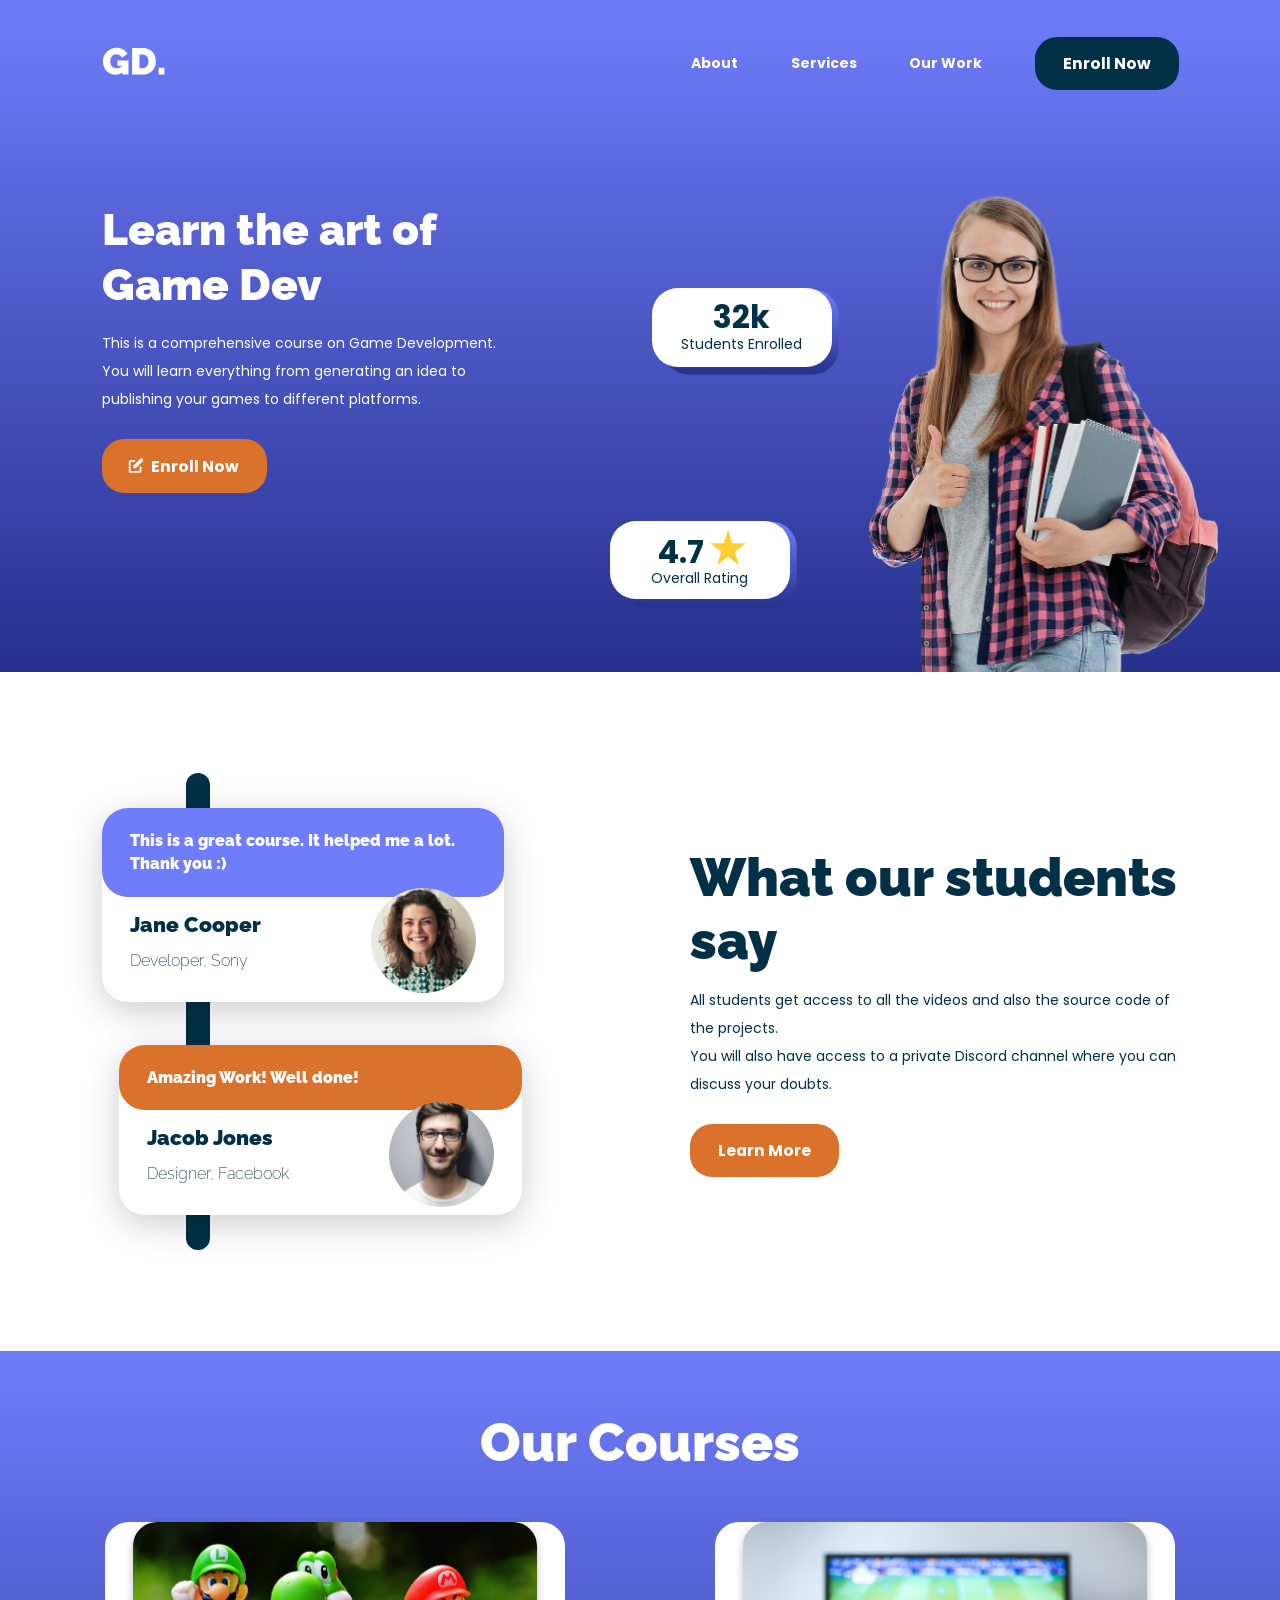
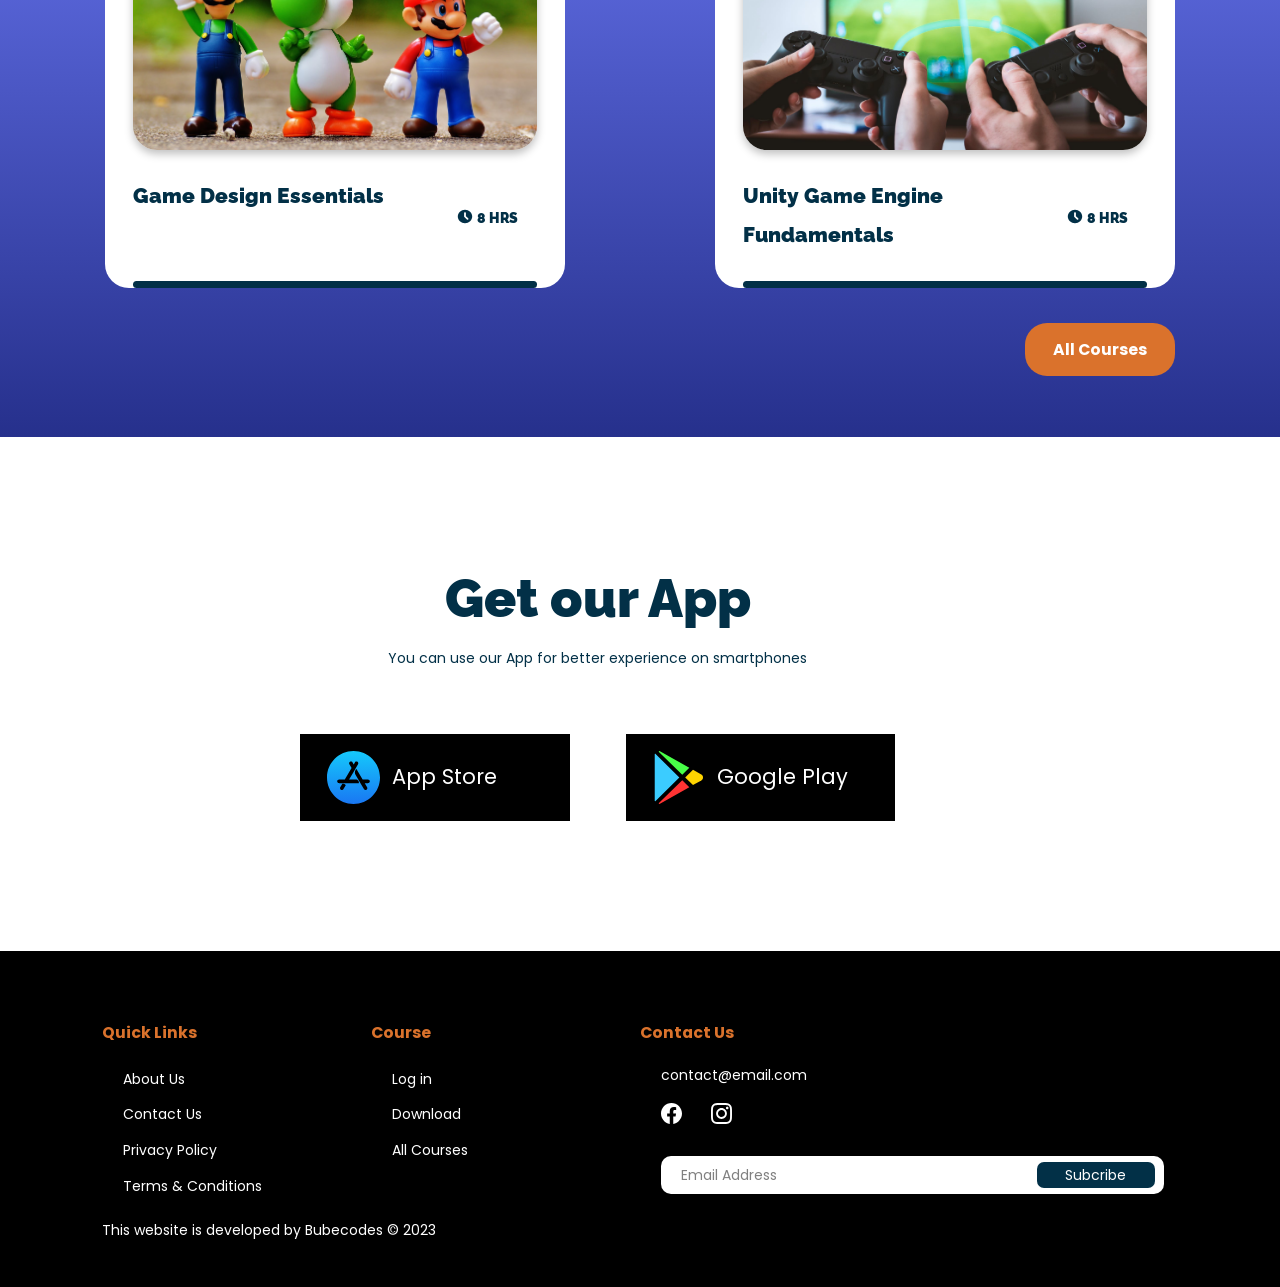
<file: index.html>
<!DOCTYPE html>
<html lang="en">
  <head>
    <meta charset="UTF-8" />
    <meta name="viewport" content="width=device-width, initial-scale=1.0" />
    <title>Game Dev</title>

    <link rel="stylesheet" href="../styles/styles.css">
    <link rel="stylesheet" href="../styles/reset.css">
  </head>
  <body>
    <header>
      <nav class="inner-container">
        <div id="logo">
          <img src="../assets/Logo (1).svg" alt="" class="logo-img" />
        </div>
        <div id="nav-bar">
          <img src="../assets/XOutline.svg" alt="" class="close-icon mobile"  />
          <ul class="nav-items">
            <li><a href="./" class="nav-link">About</a></li>
            <li><a href="./" class="nav-link">Services</a></li>
            <li><a href="./" class="nav-link">Our Work</a></li>
            <li><a href="./"><button>Enroll Now</button></a></li>
          </ul>
        </div>
        <img src="../assets/MenuAlt4Outline.svg" alt="" class="open-icon mobile" id="open-nav">
      </nav>
      <section id="hero-section" class="inner-container">
        <div class="hero-intro">
          <h1 class="hero-heading">Learn the art of Game Dev</h1>
          <p class="hero-subheading">
            This is a comprehensive course on Game Development. You will learn
            everything from generating an idea to publishing your games to
            different platforms.
          </p>
          <button class="button">
            <img src="../assets/PencilAlt.svg" alt="" class="btn-icon" />
            <span class="btn-text">Enroll Now</span>
          </button>
        </div>
        <div class="hero-img-section">
            <div class="student-enrolled">
                <span class="achievement">32k</span>
                <span class="enrolled">Students Enrolled</span>
            </div>
            <div class="rating">
                <span class="achievement">4.7<img src="../assets/emojione_star.svg" alt="" class="star-icon"></span>
                <span class="overall">Overall Rating</span>
            </div>
            <img src="../assets/person-hero.png" alt="" class="hero-img">
        </div>
      </section>
    </header>
    <main>
        <div class="inner-container">
            <section id="testimonial">
                <div class="testimonial-card">
                    <div class="line"></div>
                    <div class="card card-1">
                        <div class="testimonial">This is a great course. It helped me a lot. Thank you :)</div>
                        <div class="card-profile">
                            <div class="profile">
                                <span class="name">Jane Cooper</span>
                                <span class="occupation">Developer, Sony</span>
                            </div>
                            <div class="card-img"><img src="../assets/person-1.jpeg" alt="" class="person-photo"></div>
                        </div>
                    </div>
                    <div class="card card-2">
                        <div class="testimonial orange">Amazing Work! Well done!</div>
                        <div class="card-profile">
                            <div class="profile">
                                <span class="name">Jacob Jones</span>
                                <span class="occupation">Designer, Facebook</span>
                            </div>
                            <div class="card-img"><img src="../assets/person-2.jpeg" alt="" class="person-photo"></div>
                        </div>
                    </div>
                </div>
                <div class="testimonial-intro">
                    <h2 class="testimonial-heading">What our students say</h2>
                    <p>All students get access to all the videos and also the source code of the projects. <br>
                        You will also have access to a private Discord channel where you can discuss your doubts.
                    </p>
                    <button class="button orange">Learn More</button>
                </div>
            </section>
        </div>

        <div class="course-background">
            <div class="inner-container">
                <section id="our-courses" >
                    <h2>Our Courses</h2>
                    <div class="courses">
                        <div class="course-card">
                            <div class="img">
                                <img src="../assets/mario.jpeg" alt="">
                            </div>
                            <div class="game-title">
                                <span class="title">Game Design Essentials
                                </span>
                                <span class="hours"><img src="../assets/Clock.svg" alt=""> 8 HRS</span>
                            </div>
                            <div class="underline"></div>
                        </div>
                        <div class="course-card">
                            <div class="img">
                                <img src="../assets/pad-gaming.jpeg" alt="">
                            </div>
                            <div class="game-title">
                                <span class="title">Unity Game Engine Fundamentals</span>
                                <span class="hours"><img src="../assets/Clock.svg" alt=""> 8 HRS</span>
                            </div>
                            <div class="underline"></div>
                        </div>
                    </div>
                    <button class="button orange">All Courses</button>
                </section>
            </div>
        </div>

        <div class="inner-container">
            <section id="get-app">
                <h2>Get our App</h2>
                <p>You can use our App for better experience on smartphones</p>
                <div class="app-stores">
                    <div class="store">
                        <img src="../assets/Vector (1).svg" alt="" class="store-logo">
                        <span class="store-name">App Store</span>
                    </div>
                    <div class="store">
                        <img src="../assets/Group 8.svg" alt="" class="store-logo">
                        <span class="store-name">Google Play</span>
                    </div>
                </div>
            </section>
        </div>
    </main>
    <footer>
        <div class="inner-container">
            <div class="footer-links">
                <div class="quick-links">
                    <h3 class="footer-heading">Quick Links</h3>
                    <ul class="footer-ul">
                        <li><a href="./" class="footer-li">About Us</a></li>
                        <li><a href="./" class="footer-li">Contact Us</a></li>
                        <li><a href="./" class="footer-li">Privacy Policy</a></li>
                        <li><a href="./" class="footer-li">Terms & Conditions</a></li>
                    </ul>
                </div>
                <div class="course">
                    <h3 class="footer-heading">Course</h3>
                    <ul class="footer-ul">
                        <li><a href="./" class="footer-li">Log in</a></li>
                        <li><a href="./" class="footer-li">Download</a></li>
                        <li><a href="./" class="footer-li">All Courses</a></li>
                    </ul>
                </div>
                <div class="contact-us">
                    <h3 class="footer-heading">Contact Us</h3>
                    <div class="footer-ul">
                        <span><a href="./" class="footer-li">contact@email.com</a></span>
                        <div class="social-wrapper">
                            <img src="../assets/facebook-icon.svg" alt="" class="social">
                            <img src="../assets/instagram-icon.svg" alt="" class="social">
                        </div>
                        <div class="email-area">
                            <input type="email" placeholder="Email Address" id="email">
                            <small></small>
                            <button class="subcribe">Subcribe</button>
                        </div>
                    </div>
                </div>
            </div>
            <span class="small">This website is developed by Bubecodes © 2023</span>
        </div>
    </footer>
  </body>
  <script src="../script/index.js"></script>
</html>
</file>
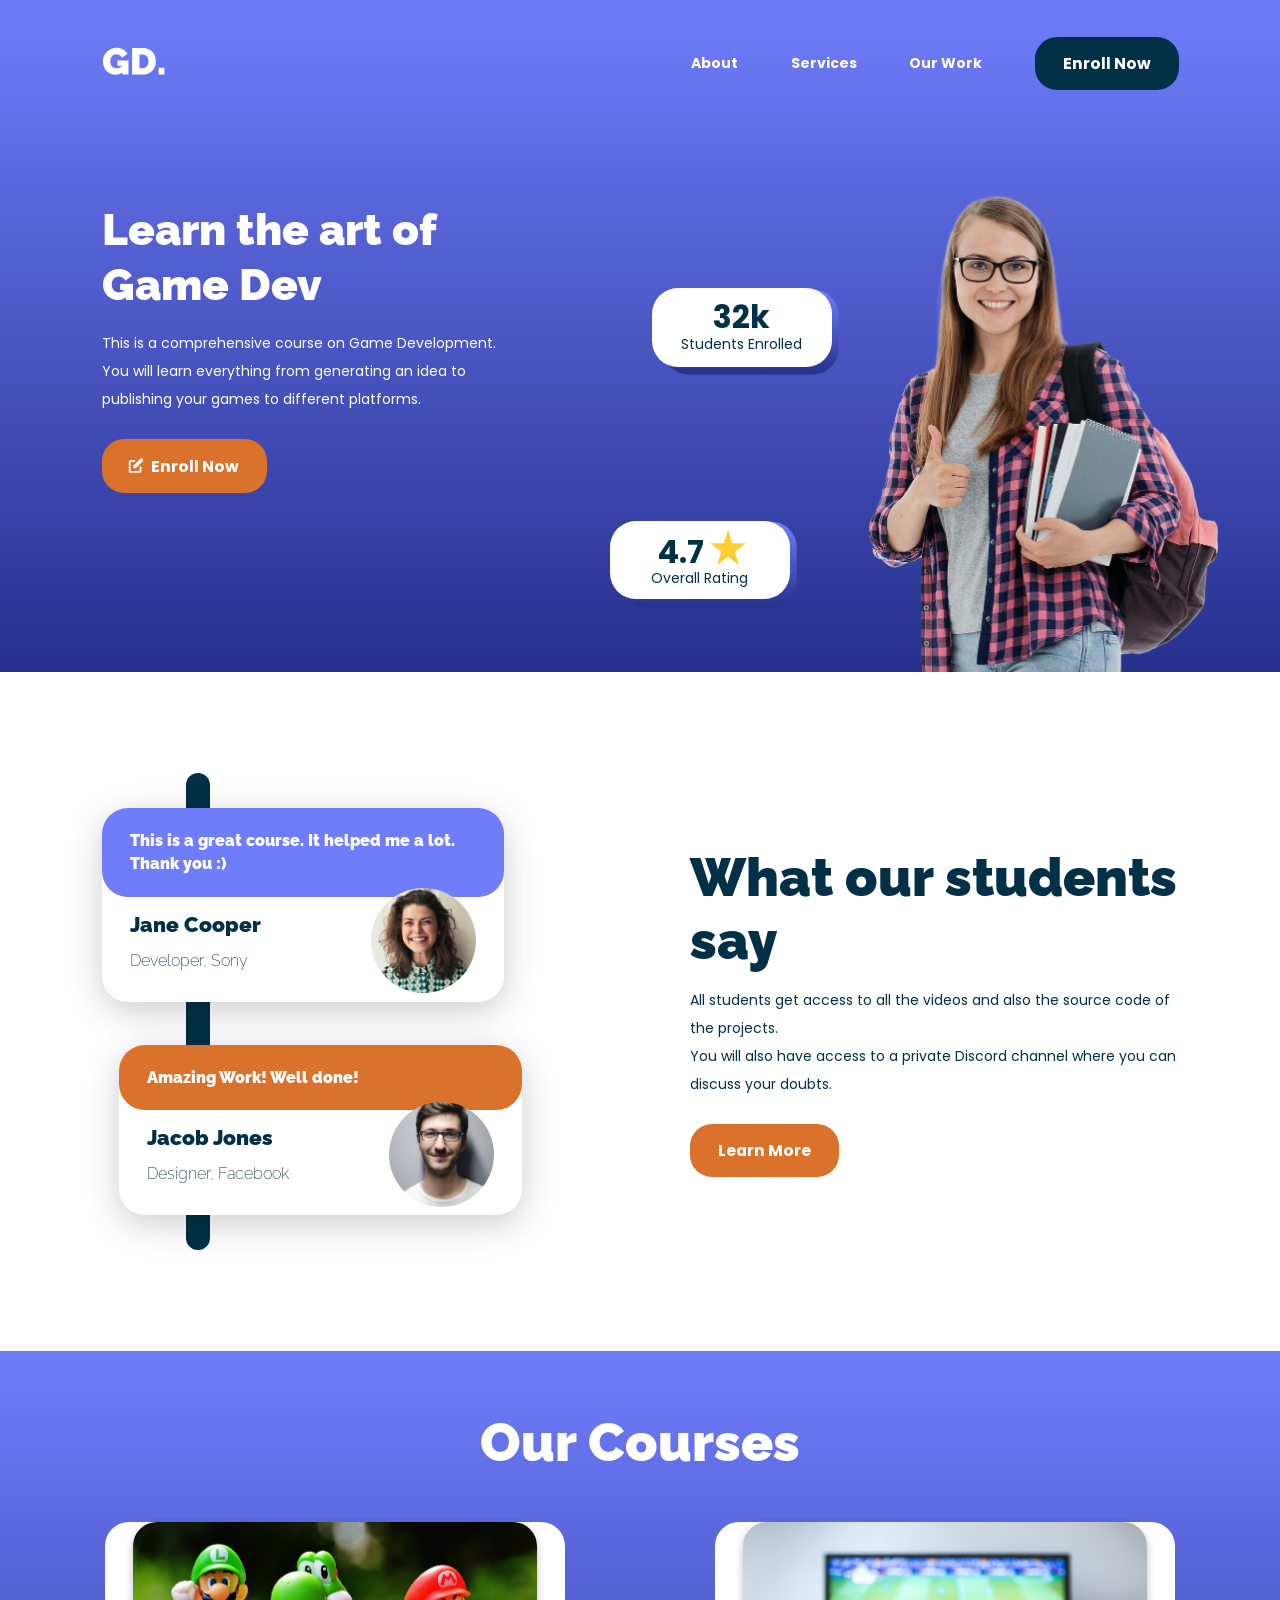
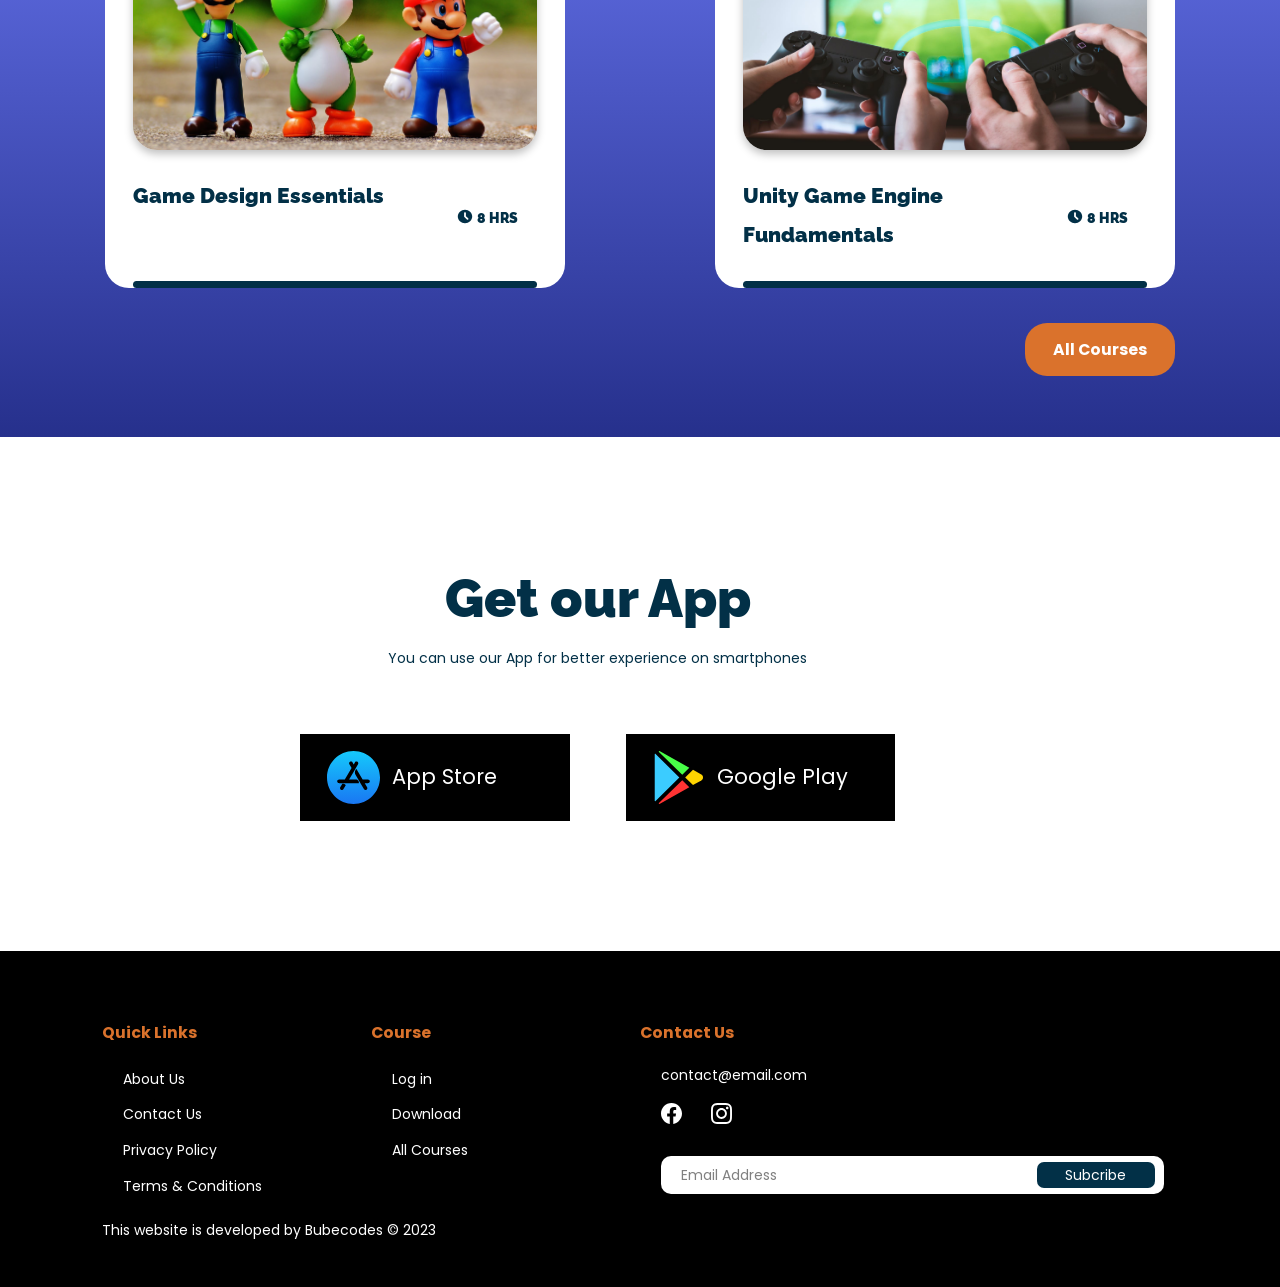
<file: html/index.html>
<!DOCTYPE html>
<html lang="en">
  <head>
    <meta charset="UTF-8" />
    <meta name="viewport" content="width=device-width, initial-scale=1.0" />
    <title>Game Dev</title>

    <link rel="stylesheet" href="../styles/styles.css">
    <link rel="stylesheet" href="../styles/reset.css">
  </head>
  <body>
    <header>
      <nav class="inner-container">
        <div id="logo">
          <img src="../assets/Logo (1).svg" alt="" class="logo-img" />
        </div>
        <div id="nav-bar">
          <img src="../assets/XOutline.svg" alt="" class="close-icon mobile"  />
          <ul class="nav-items">
            <li><a href="./" class="nav-link">About</a></li>
            <li><a href="./" class="nav-link">Services</a></li>
            <li><a href="./" class="nav-link">Our Work</a></li>
            <li><a href="./"><button>Enroll Now</button></a></li>
          </ul>
        </div>
        <img src="../assets/MenuAlt4Outline.svg" alt="" class="open-icon mobile" id="open-nav">
      </nav>
      <section id="hero-section" class="inner-container">
        <div class="hero-intro">
          <h1 class="hero-heading">Learn the art of Game Dev</h1>
          <p class="hero-subheading">
            This is a comprehensive course on Game Development. You will learn
            everything from generating an idea to publishing your games to
            different platforms.
          </p>
          <button class="button">
            <img src="../assets/PencilAlt.svg" alt="" class="btn-icon" />
            <span class="btn-text">Enroll Now</span>
          </button>
        </div>
        <div class="hero-img-section">
            <div class="student-enrolled">
                <span class="achievement">32k</span>
                <span class="enrolled">Students Enrolled</span>
            </div>
            <div class="rating">
                <span class="achievement">4.7<img src="../assets/emojione_star.svg" alt="" class="star-icon"></span>
                <span class="overall">Overall Rating</span>
            </div>
            <img src="../assets/person-hero.png" alt="" class="hero-img">
        </div>
      </section>
    </header>
    <main>
        <div class="inner-container">
            <section id="testimonial">
                <div class="testimonial-card">
                    <div class="line"></div>
                    <div class="card card-1">
                        <div class="testimonial">This is a great course. It helped me a lot. Thank you :)</div>
                        <div class="card-profile">
                            <div class="profile">
                                <span class="name">Jane Cooper</span>
                                <span class="occupation">Developer, Sony</span>
                            </div>
                            <div class="card-img"><img src="../assets/person-1.jpeg" alt="" class="person-photo"></div>
                        </div>
                    </div>
                    <div class="card card-2">
                        <div class="testimonial orange">Amazing Work! Well done!</div>
                        <div class="card-profile">
                            <div class="profile">
                                <span class="name">Jacob Jones</span>
                                <span class="occupation">Designer, Facebook</span>
                            </div>
                            <div class="card-img"><img src="../assets/person-2.jpeg" alt="" class="person-photo"></div>
                        </div>
                    </div>
                </div>
                <div class="testimonial-intro">
                    <h2 class="testimonial-heading">What our students say</h2>
                    <p>All students get access to all the videos and also the source code of the projects. <br>
                        You will also have access to a private Discord channel where you can discuss your doubts.
                    </p>
                    <button class="button orange">Learn More</button>
                </div>
            </section>
        </div>

        <div class="course-background">
            <div class="inner-container">
                <section id="our-courses" >
                    <h2>Our Courses</h2>
                    <div class="courses">
                        <div class="course-card">
                            <div class="img">
                                <img src="../assets/mario.jpeg" alt="">
                            </div>
                            <div class="game-title">
                                <span class="title">Game Design Essentials
                                </span>
                                <span class="hours"><img src="../assets/Clock.svg" alt=""> 8 HRS</span>
                            </div>
                            <div class="underline"></div>
                        </div>
                        <div class="course-card">
                            <div class="img">
                                <img src="../assets/pad-gaming.jpeg" alt="">
                            </div>
                            <div class="game-title">
                                <span class="title">Unity Game Engine Fundamentals</span>
                                <span class="hours"><img src="../assets/Clock.svg" alt=""> 8 HRS</span>
                            </div>
                            <div class="underline"></div>
                        </div>
                    </div>
                    <button class="button orange">All Courses</button>
                </section>
            </div>
        </div>

        <div class="inner-container">
            <section id="get-app">
                <h2>Get our App</h2>
                <p>You can use our App for better experience on smartphones</p>
                <div class="app-stores">
                    <div class="store">
                        <img src="../assets/Vector (1).svg" alt="" class="store-logo">
                        <span class="store-name">App Store</span>
                    </div>
                    <div class="store">
                        <img src="../assets/Group 8.svg" alt="" class="store-logo">
                        <span class="store-name">Google Play</span>
                    </div>
                </div>
            </section>
        </div>
    </main>
    <footer>
        <div class="inner-container">
            <div class="footer-links">
                <div class="quick-links">
                    <h3 class="footer-heading">Quick Links</h3>
                    <ul class="footer-ul">
                        <li><a href="./" class="footer-li">About Us</a></li>
                        <li><a href="./" class="footer-li">Contact Us</a></li>
                        <li><a href="./" class="footer-li">Privacy Policy</a></li>
                        <li><a href="./" class="footer-li">Terms & Conditions</a></li>
                    </ul>
                </div>
                <div class="course">
                    <h3 class="footer-heading">Course</h3>
                    <ul class="footer-ul">
                        <li><a href="./" class="footer-li">Log in</a></li>
                        <li><a href="./" class="footer-li">Download</a></li>
                        <li><a href="./" class="footer-li">All Courses</a></li>
                    </ul>
                </div>
                <div class="contact-us">
                    <h3 class="footer-heading">Contact Us</h3>
                    <div class="footer-ul">
                        <span><a href="./" class="footer-li">contact@email.com</a></span>
                        <div class="social-wrapper">
                            <img src="../assets/facebook-icon.svg" alt="" class="social">
                            <img src="../assets/instagram-icon.svg" alt="" class="social">
                        </div>
                        <div class="email-area">
                            <input type="email" placeholder="Email Address">
                            <button>Subcribe</button>
                        </div>
                    </div>
                </div>
            </div>
            <span class="small">This website is developed by Bubecodes © 2023</span>
        </div>
    </footer>
  </body>
  <script src="../script/index.js"></script>
</html>
</file>
<file: styles/styles.css>
@import url("https://fonts.googleapis.com/css2?family=Poppins:wght@200;300;400;500;600;700&family=Raleway:wght@400;700;800;900&display=swap");
.inner-container {
  max-width: 1280px;
  margin: 0 auto;
}

.mobile {
  display: none;
}

header {
  background: linear-gradient(180deg, #6f7dfb 0%, #26308c 100%);
  height: 48rem;
  overflow: hidden;
}

nav {
  display: flex;
  justify-content: space-between;
  align-items: center;
  padding: 2.62rem 7.25rem;
}
nav #logo img {
  width: 4.5rem;
  height: 2.95rem;
}
nav .nav-items {
  display: flex;
  align-items: center;
}
nav .nav-items li + li {
  margin-left: 3.75rem;
}
nav .nav-items a {
  color: #ffffff;
  font-size: 1rem;
  font-family: "Poppins", sans-serif;
  font-weight: 700;
}
nav .nav-items a:hover {
  color: #023047;
}
nav .nav-items button {
  border: none;
  font-size: 1.125em;
  font-family: "Poppins", sans-serif;
  border-radius: 22px;
  color: #ffffff;
  cursor: pointer;
  padding: 1rem 2rem;
  font-weight: 700;
  background-color: #023047;
}
nav .nav-items button:hover {
  opacity: 0.7;
}
nav .nav-items button:active {
  opacity: 1;
}

#hero-section {
  display: flex;
  align-items: center;
  justify-content: space-between;
  align-items: flex-start;
  margin-top: 4rem;
  padding: 0rem 7.25rem;
}
#hero-section .hero-intro {
  width: 28.5rem;
  position: relative;
  top: 1.5rem;
}
#hero-section .hero-intro h1 {
  color: #ffffff;
  font-family: "Raleway", sans-serif;
  font-size: 3.125rem;
  font-weight: 900;
  line-height: 3.90625rem;
}
#hero-section .hero-intro p {
  color: #ffffff;
  font-family: "Poppins", sans-serif;
  font-size: 1rem;
  font-weight: 400;
  line-height: 2rem;
  margin-top: 1.13rem;
  margin-bottom: 1.88rem;
}
#hero-section .hero-intro button {
  border: none;
  font-size: 1.125em;
  font-family: "Poppins", sans-serif;
  border-radius: 22px;
  color: #ffffff;
  cursor: pointer;
  padding: 1rem 2rem;
  font-weight: 700;
  background-color: #da722c;
}
#hero-section .hero-intro button:hover {
  opacity: 0.7;
}
#hero-section .hero-intro button:active {
  opacity: 1;
}
#hero-section .hero-intro button > img {
  position: relative;
  top: 0.219rem;
  right: 0.188rem;
}
#hero-section .hero-img-section {
  position: relative;
  z-index: 1;
}
#hero-section .hero-img-section > img {
  width: 26.875rem;
  height: 43rem;
  position: relative;
  right: -4rem;
  z-index: -2;
}
#hero-section .hero-img-section .student-enrolled {
  position: absolute;
  width: 12.875rem;
  height: 5.625rem;
  display: flex;
  flex-direction: column;
  align-items: center;
  justify-content: center;
  border-radius: 26px;
  font-family: "Poppins", sans-serif;
  color: #023047;
  font-size: 1rem;
  background-color: #ffffff;
  top: 7.56rem;
  left: -10.75rem;
}
#hero-section .hero-img-section .student-enrolled::before {
  content: "";
  position: absolute;
  border-radius: 26px;
  top: -0.25rem;
  right: 0.125rem;
  bottom: -0.25rem;
  left: 0.125rem;
  transform: translate(0.625rem, 0.313rem);
  z-index: -1;
  background: linear-gradient(180deg, #6f7dfb 0%, #26308c 100%);
}
#hero-section .hero-img-section .student-enrolled span {
  color: #023047;
  font-family: "Poppins", sans-serif;
}
#hero-section .hero-img-section .student-enrolled > span:nth-child(odd) {
  font-size: 2.25rem;
  font-weight: 700;
}
#hero-section .hero-img-section .student-enrolled > span:nth-child(even) {
  position: relative;
  font-size: 1rem;
  font-weight: 400;
  top: -7px;
}
#hero-section .hero-img-section .rating {
  position: absolute;
  width: 12.875rem;
  height: 5.625rem;
  display: flex;
  flex-direction: column;
  align-items: center;
  justify-content: center;
  border-radius: 26px;
  font-family: "Poppins", sans-serif;
  color: #023047;
  font-size: 1rem;
  background-color: #ffffff;
  bottom: 13.5rem;
  left: -13.75rem;
}
#hero-section .hero-img-section .rating::before {
  content: "";
  position: absolute;
  border-radius: 26px;
  top: -0.25rem;
  right: 0.125rem;
  bottom: -0.25rem;
  left: 0.125rem;
  transform: translate(0.625rem, 0.313rem);
  z-index: -1;
  background: linear-gradient(180deg, #6f7dfb 0%, #26308c 100%);
}
#hero-section .hero-img-section .rating span {
  color: #023047;
  font-family: "Poppins", sans-serif;
}
#hero-section .hero-img-section .rating > span:nth-child(odd) {
  font-size: 2.25rem;
  font-weight: 700;
}
#hero-section .hero-img-section .rating > span:nth-child(even) {
  position: relative;
  font-size: 1rem;
  font-weight: 400;
  top: -7px;
}
#hero-section .hero-img-section .rating .star-icon {
  position: relative;
  top: 0.313rem;
  left: 0.313rem;
  width: 2.75rem;
  height: 2.75rem;
}

#testimonial {
  display: flex;
  align-items: center;
  justify-content: space-between;
  margin: 7.25rem;
  height: 34rem;
}
#testimonial .testimonial-card {
  position: relative;
}
#testimonial .testimonial-card .line {
  position: relative;
  left: 6rem;
  width: 1.75rem;
  height: 34.125rem;
  border-radius: 1.5rem;
  background: #023047;
}
#testimonial .testimonial-card .card {
  position: absolute;
  width: 28.75rem;
  display: flex;
  flex-direction: column;
  border-radius: 26px;
  font-family: "Poppins", sans-serif;
  color: #023047;
  background-color: #ffffff;
  box-shadow: 0px 9px 36px 0px rgba(0, 0, 0, 0.2);
}
#testimonial .testimonial-card .card .testimonial {
  border-radius: 26px;
  width: calc(inherit - 4rem);
  padding: 1.5rem 2rem;
  color: #ffffff;
  font-family: "Raleway", sans-serif;
  font-size: 1.125rem;
  font-weight: 900;
  line-height: 1.6875rem;
  background-color: #6f7dfb;
}
#testimonial .testimonial-card .card .card-profile {
  display: flex;
  align-items: center;
  justify-content: space-between;
  justify-content: space-between;
  padding: 0 2rem;
  position: relative;
  top: -0.625rem;
}
#testimonial .testimonial-card .card .card-profile .profile {
  color: #023047;
  font-family: "Raleway", sans-serif;
  display: flex;
  flex-direction: column;
}
#testimonial .testimonial-card .card .card-profile .profile > span:nth-child(1) {
  font-weight: 900;
  font-size: 1.5rem;
  margin-bottom: 1rem;
}
#testimonial .testimonial-card .card .card-profile .profile > span:nth-child(2) {
  font-size: 1.125rem;
  font-weight: 200;
}
#testimonial .testimonial-card .card .card-profile .card-img {
  position: relative;
  width: 7.5rem;
  height: 7.5rem;
  border-radius: 50%;
  z-index: 1;
}
#testimonial .testimonial-card .card .card-profile .card-img img {
  border-radius: 50%;
  position: relative;
  width: inherit;
  height: inherit;
  -o-object-fit: cover;
     object-fit: cover;
}
#testimonial .testimonial-card .card-1 {
  top: 2.5rem;
}
#testimonial .testimonial-card .card-2 {
  bottom: 2.5rem;
  left: 1.25rem;
}
#testimonial .testimonial-card .card-2 .orange {
  background-color: #da722c;
}
#testimonial .testimonial-intro {
  color: #023047;
  width: 34.9rem;
}
#testimonial .testimonial-intro h2 {
  font-family: "Raleway", sans-serif;
  font-size: 3.75rem;
  font-weight: 900;
  line-height: 4.5rem;
}
#testimonial .testimonial-intro p {
  font-family: "Poppins", sans-serif;
  font-size: 1rem;
  font-weight: 400;
  line-height: 2rem;
  margin-top: 1rem;
  margin-bottom: 1.88rem;
}
#testimonial .testimonial-intro button {
  border: none;
  font-size: 1.125em;
  font-family: "Poppins", sans-serif;
  border-radius: 22px;
  color: #ffffff;
  cursor: pointer;
  padding: 1rem 2rem;
  font-weight: 700;
  background-color: #da722c;
}
#testimonial .testimonial-intro button:hover {
  opacity: 0.7;
}
#testimonial .testimonial-intro button:active {
  opacity: 1;
}

.course-background {
  background: linear-gradient(180deg, #6f7dfb 0%, #26308c 100%);
}

#our-courses {
  padding: 0 7.5rem;
  height: 49rem;
  display: flex;
  flex-direction: column;
  align-items: center;
  justify-content: center;
}
#our-courses h2 {
  color: #ffffff;
  text-align: center;
  font-family: "Raleway", sans-serif;
  font-size: 3.75rem;
  font-weight: 900;
}
#our-courses .courses {
  width: 100%;
  display: flex;
  justify-content: space-between;
}
#our-courses .courses .course-card {
  position: relative;
  display: flex;
  width: 28.875rem;
  height: 26.125rem;
  padding: 0rem 2rem;
  flex-direction: column;
  align-items: flex-start;
  gap: 1.875rem;
  border-radius: 24px;
  background-color: #ffffff;
  margin-top: 3.5rem;
  margin-bottom: 2.5rem;
}
#our-courses .courses .course-card .img {
  border-radius: 24px;
  width: 28.875rem;
  height: 16.25rem;
  box-shadow: 0px 4px 8px 0px rgba(0, 0, 0, 0.25);
}
#our-courses .courses .course-card .img img {
  border-radius: 24px;
  position: relative;
  width: inherit;
  height: inherit;
  -o-object-fit: cover;
     object-fit: cover;
}
#our-courses .courses .course-card .game-title {
  display: flex;
  align-items: center;
  gap: 1rem;
  justify-content: space-between;
  width: 100%;
  font-weight: 900;
  color: #023047;
  font-family: "Raleway", sans-serif;
}
#our-courses .courses .course-card .game-title > span:nth-child(1) {
  width: 70%;
  height: 5.62rem;
  font-size: 1.5rem;
  line-height: 2.8125rem;
}
#our-courses .courses .course-card .game-title > span:nth-child(2) {
  width: 20%;
  font-size: 1rem;
}
#our-courses .courses .course-card .game-title > span:nth-child(2) img {
  position: relative;
  top: 0.188rem;
  width: 1.25rem;
  height: 1.25rem;
}
#our-courses .courses .course-card .underline {
  height: 0.5rem;
  align-self: stretch;
  background-color: #023047;
  border-radius: 24px;
}
#our-courses button {
  border: none;
  font-size: 1.125em;
  font-family: "Poppins", sans-serif;
  border-radius: 22px;
  color: #ffffff;
  cursor: pointer;
  padding: 1rem 2rem;
  font-weight: 700;
  background-color: #da722c;
  align-self: flex-end;
}
#our-courses button:hover {
  opacity: 0.7;
}
#our-courses button:active {
  opacity: 1;
}

#get-app {
  margin: 9.25rem;
  width: 66.87rem;
  display: flex;
  flex-direction: column;
  align-items: center;
  justify-content: center;
}
#get-app h2 {
  color: #023047;
  text-align: center;
  font-family: "Raleway", sans-serif;
  font-size: 3.75rem;
  font-weight: 900;
  line-height: 4.5rem;
}
#get-app p {
  color: #023047;
  font-family: "Poppins", sans-serif;
  font-size: 1rem;
  font-weight: 400;
  line-height: 2rem;
  margin-top: 1rem;
  margin-bottom: 4.44rem;
}
#get-app .app-stores {
  display: flex;
  align-items: center;
  justify-content: space-between;
  width: 42.5rem;
}
#get-app .app-stores .store {
  background-color: black;
  display: flex;
  width: 15.375rem;
  padding: 1.25rem 1.9375rem;
  align-items: center;
  gap: 0.875rem;
}
#get-app .app-stores .store .store-logo {
  width: 3.75rem;
  height: 3.75rem;
}
#get-app .app-stores .store span {
  color: #ffffff;
  text-align: center;
  font-family: "Poppins", sans-serif;
  font-size: 1.5rem;
  font-weight: 400;
  line-height: 3rem;
}

footer {
  background-color: black;
  height: 14.5625rem;
  color: #ffffff;
  padding: 4.73rem 7.25rem;
  color: #ffffff;
  font-family: "Poppins", sans-serif;
  font-size: 1rem;
  font-weight: 400;
}
footer .small {
  position: relative;
  top: 2rem;
}
footer .footer-links {
  display: flex;
  align-items: center;
  justify-content: space-between;
  align-items: flex-start;
}
footer .footer-links .quick-links {
  position: relative;
  flex: 1;
}
footer .footer-links .course {
  position: relative;
  flex: 1;
}
footer .footer-links .contact-us {
  position: relative;
  flex: 2;
}
footer .footer-links .contact-us .email-area {
  width: 31.5625rem;
  height: 0.4375rem;
  background-color: #ffffff;
  display: flex;
  align-items: center;
  justify-content: space-between;
  width: 90%;
  border-radius: 10px;
  padding: 1rem 0.5rem;
  border: 2px solid transparent;
}
footer .footer-links .contact-us .email-area.error {
  border: 2px solid hsl(0, 87%, 67%);
}
footer .footer-links .contact-us .email-area small {
  position: absolute;
  top: 10rem;
  font-size: 0.8rem;
  color: hsl(0, 87%, 67%);
}
footer .footer-links .contact-us .email-area input {
  border: none;
  outline: none;
  width: 65%;
  margin-left: 0.8rem;
  font-size: 1rem;
  font-family: "Poppins", sans-serif;
  font-weight: 400;
}
footer .footer-links .contact-us .email-area input.error {
  color: hsl(0, 87%, 67%);
}
footer .footer-links .contact-us .email-area input::-moz-placeholder {
  color: gray;
  font-size: 1rem;
}
footer .footer-links .contact-us .email-area input::placeholder {
  color: gray;
  font-size: 1rem;
}
footer .footer-links .contact-us .email-area button {
  border: none;
  font-size: 1.125em;
  font-family: "Poppins", sans-serif;
  border-radius: 22px;
  color: #ffffff;
  cursor: pointer;
  padding: 1rem 2rem;
  font-weight: 700;
  width: 8.4375rem;
  height: 1.875rem;
  background-color: #023047;
  font-size: 1rem;
  font-weight: 400;
  font-family: "Poppins", sans-serif;
  padding: 0 0;
  border-radius: 7px;
}
footer .footer-links .contact-us .email-area button:hover {
  opacity: 0.7;
}
footer .footer-links .contact-us .email-area button:active {
  opacity: 1;
}
footer .footer-links .footer-heading {
  color: #da722c;
  font-family: "Poppins", sans-serif;
  font-size: 1.125rem;
  font-weight: bolder;
  line-height: 2.25rem;
}
footer .footer-links .footer-ul {
  display: flex;
  flex-direction: column;
  position: relative;
  left: 1.5rem;
  top: 0.88rem;
}
footer .footer-links .footer-ul .footer-li {
  color: #ffffff;
  font-family: "Poppins", sans-serif;
  font-size: 1rem;
  font-weight: 400;
  line-height: 2rem;
}
footer .footer-links .footer-ul .footer-li:hover {
  color: #6f7dfb;
}
footer .footer-links .footer-ul li {
  margin: 0.28rem 0;
}
footer .footer-links .footer-ul .social-wrapper {
  margin-top: 1rem;
  margin-bottom: 1.88rem;
}
footer .footer-links .footer-ul .social-wrapper > img:nth-child(1) {
  margin-right: 1.75rem;
}
footer .footer-links .footer-ul .social-wrapper .social {
  width: 1.5rem;
  height: 1.5rem;
  cursor: pointer;
}

@media only screen and (min-width: 1440px) and (max-width: 1550px) {
  html {
    font-size: 16.5px;
  }
}
@media only screen and (min-width: 1300px) and (max-width: 1440px) {
  html {
    font-size: 15px;
  }
}
@media only screen and (min-width: 1190px) and (max-width: 1300px) {
  html {
    font-size: 14px;
  }
}
@media only screen and (min-width: 1080px) and (max-width: 1190px) {
  html {
    font-size: 12.8px;
  }
}
@media only screen and (min-width: 960px) and (max-width: 1080px) {
  html {
    font-size: 11.5px;
  }
}
@media only screen and (min-width: 860px) and (max-width: 960px) {
  html {
    font-size: 10.5px;
  }
}
@media only screen and (min-width: 760px) and (max-width: 860px) {
  html {
    font-size: 9.5px;
  }
}
@media only screen and (min-width: 640px) and (max-width: 760px) {
  html {
    font-size: 7.8px;
  }
}
@media only screen and (max-width: 640px) {
  .mobile {
    display: block;
    width: 2.5rem;
    height: 2.5rem;
  }
  header {
    height: 56rem;
  }
  nav {
    display: flex;
    justify-content: space-between;
    align-items: center;
    padding: 3.75rem 2rem;
  }
  nav #logo img {
    width: 3.875rem;
    height: 2.625rem;
  }
  nav .open-icon {
    cursor: pointer;
  }
  nav #nav-bar {
    display: flex;
    position: absolute;
    background-color: black;
    flex-direction: column;
    align-items: center;
    justify-content: center;
    width: 100%;
    height: 56rem;
    z-index: 2;
    left: 0;
    right: 0;
    top: 0;
    opacity: 0;
    pointer-events: none;
    transition: ease-in-out 500ms;
  }
  nav #nav-bar.active {
    opacity: 1;
    pointer-events: all;
  }
  nav #nav-bar .close-icon {
    cursor: pointer;
    position: absolute;
    top: 3.75rem;
    right: 4rem;
    float: right;
  }
  nav .nav-items {
    display: flex;
    align-items: center;
    flex-direction: column;
  }
  nav .nav-items li + li {
    margin-left: 0rem;
  }
  nav .nav-items li {
    padding: 2rem 0rem;
  }
  nav .nav-items a {
    font-size: 1.5rem;
    font-weight: 400;
  }
  nav .nav-items a:hover {
    color: #6f7dfb;
  }
  nav .nav-items button {
    background-color: #da722c;
  }
  #hero-section {
    flex-direction: column;
    margin-top: 0rem;
    padding: 0rem 2rem;
  }
  #hero-section .hero-intro {
    width: 21.875rem;
    position: relative;
    top: 0rem;
    margin-bottom: 0rem;
  }
  #hero-section .hero-intro h1 {
    font-size: 2.25rem;
    line-height: 2.8125rem;
  }
  #hero-section .hero-intro button {
    padding: 0.8rem 1.5rem;
    font-size: 0.9rem;
    border-radius: 20px;
  }
  #hero-section .hero-intro button > img {
    position: relative;
    top: 0.25rem;
    right: 0.188rem;
  }
  #hero-section .hero-img-section {
    position: relative;
    z-index: 1;
    width: 100%;
    top: 1rem;
  }
  #hero-section .hero-img-section > img {
    width: 19.125rem;
    height: 24.9375rem;
    position: relative;
    right: -5rem;
    z-index: -2;
    float: right;
    -o-object-fit: contain;
       object-fit: contain;
  }
  #hero-section .hero-img-section .student-enrolled {
    position: absolute;
    width: 9.875rem;
    height: 4.625rem;
    top: 6.56rem;
    left: 1rem;
  }
  #hero-section .hero-img-section .student-enrolled > span:nth-child(odd) {
    font-size: 1.5rem;
  }
  #hero-section .hero-img-section .student-enrolled > span:nth-child(even) {
    font-size: 0.75rem;
    margin-top: 0.5rem;
  }
  #hero-section .hero-img-section .rating {
    position: absolute;
    width: 9.875rem;
    height: 4.625rem;
    bottom: 5.5rem;
    left: 0rem;
  }
  #hero-section .hero-img-section .rating > span:nth-child(odd) {
    font-size: 1.5rem;
  }
  #hero-section .hero-img-section .rating > span:nth-child(even) {
    font-size: 0.75rem;
    margin-top: 0.5rem;
  }
  #hero-section .hero-img-section .rating .star-icon {
    position: relative;
    top: 0.113rem;
    left: 0.213rem;
    width: 1.5rem;
    height: 1.5rem;
  }
  #testimonial {
    position: relative;
    display: flex;
    align-items: center;
    justify-content: space-between;
    flex-direction: column;
    margin: 2rem;
    height: 40rem;
    padding: 3rem 0 12rem 0;
  }
  #testimonial .testimonial-card {
    position: relative;
    width: 100%;
  }
  #testimonial .testimonial-card .line {
    position: relative;
    left: 5.19rem;
    width: 1.75rem;
    height: 30.25rem;
    border-radius: 1.5rem;
    background: #023047;
  }
  #testimonial .testimonial-card .card {
    width: 100%;
    box-shadow: 0px 3px 36px 0px rgba(0, 0, 0, 0.2);
  }
  #testimonial .testimonial-card .card .card-profile .profile > span:nth-child(1) {
    font-size: 1.125rem;
  }
  #testimonial .testimonial-card .card .card-profile .profile > span:nth-child(2) {
    font-size: 0.875rem;
  }
  #testimonial .testimonial-card .card .card-profile .card-img {
    width: 6.25rem;
    height: 6.25rem;
  }
  #testimonial .testimonial-card .card-1 {
    top: 2.5rem;
  }
  #testimonial .testimonial-card .card-2 {
    bottom: 2.5rem;
    left: 0rem;
  }
  #testimonial .testimonial-card .card-2 .orange {
    background-color: #da722c;
  }
  #testimonial .testimonial-intro {
    width: 100%;
    order: -1;
  }
  #testimonial .testimonial-intro h2 {
    font-size: 1.875rem;
    line-height: 2.25rem;
  }
  #testimonial .testimonial-intro p {
    margin-top: 0.75rem;
    margin-bottom: 1.88rem;
  }
  #testimonial .testimonial-intro button {
    padding: 0.8rem 1.5rem;
    font-size: 0.9rem;
    border-radius: 20px;
    position: absolute;
    bottom: 2rem;
    right: 0rem;
  }
  #our-courses {
    padding: 0 0;
    height: 75rem;
  }
  #our-courses h2 {
    font-size: 1.875rem;
  }
  #our-courses .courses {
    width: 100%;
    flex-direction: column;
  }
  #our-courses .courses .course-card {
    width: calc(100% - 4rem);
    height: 23.1rem;
  }
  #our-courses .courses .course-card .img {
    width: 100%;
    height: 14rem;
  }
  #our-courses .courses .course-card .game-title > span:nth-child(1) {
    width: 70%;
    height: 5rem;
    font-size: 1.4rem;
    line-height: 2.8rem;
  }
  #our-courses button {
    padding: 0.8rem 1.5rem;
    font-size: 0.9rem;
    border-radius: 20px;
    margin-right: 3rem;
    margin-top: 2rem;
  }
  #get-app {
    margin: 7.25rem 2rem;
    width: calc(100% - 4rem);
  }
  #get-app h2 {
    font-size: 1.875rem;
  }
  #get-app p {
    text-align: center;
  }
  #get-app .app-stores {
    display: flex;
    align-items: center;
    justify-content: space-between;
    width: 100%;
    flex-direction: column;
  }
  #get-app .app-stores .store {
    width: calc(80% - 4rem);
    margin-bottom: 2rem;
    display: flex;
    align-items: center;
    justify-content: center;
  }
  #get-app .app-stores .store .store-logo {
    width: 3rem;
    height: 3rem;
  }
  footer {
    height: 51.1875rem;
    padding: 2.73rem 2rem;
    text-align: center;
  }
  footer .small {
    position: relative;
  }
  footer .footer-links {
    width: 100%;
    display: flex;
    align-items: center;
    justify-content: space-between;
    flex-direction: column;
  }
  footer .footer-links .quick-links {
    width: 100%;
    margin-bottom: 3rem;
  }
  footer .footer-links .course {
    width: 100%;
    margin-bottom: 3rem;
  }
  footer .footer-links .contact-us {
    width: 100%;
    margin-bottom: 3rem;
  }
  footer .footer-links .contact-us .email-area {
    width: 100%;
    height: inherit;
    background-color: transparent;
    display: flex;
    align-items: center;
    justify-content: space-between;
    flex-direction: column;
    border-radius: 10px;
    padding: 0rem 0rem;
  }
  footer .footer-links .contact-us .email-area.error {
    border: 2px solid transparent;
  }
  footer .footer-links .contact-us .email-area small {
    position: relative;
    font-size: 0.8rem;
    color: hsl(0, 87%, 67%);
    top: 0;
    margin-top: -0.5rem;
    margin-bottom: 1rem;
  }
  footer .footer-links .contact-us .email-area input {
    border: none;
    outline: none;
    border-radius: 10px;
    padding: 1rem 1rem;
    height: 0.8375rem;
    width: calc(100% - 4rem);
    margin-left: 0rem;
    margin-bottom: 1rem;
    font-size: 1.1rem;
    border: 2px solid transparent;
  }
  footer .footer-links .contact-us .email-area input.error {
    border: 2px solid hsl(0, 87%, 67%);
    color: hsl(0, 87%, 67%);
  }
  footer .footer-links .contact-us .email-area button {
    padding: 0.8rem 1.5rem;
    font-size: 0.9rem;
    border-radius: 20px;
    width: 40%;
    height: 3rem;
    background-color: #023047;
    font-size: 1rem;
    font-weight: 400;
    font-family: "Poppins", sans-serif;
    padding: 0 0;
    border-radius: 7px;
  }
  footer .footer-links .footer-heading {
    color: #da722c;
    font-family: "Poppins", sans-serif;
    font-size: 1.125rem;
    font-weight: bolder;
    line-height: 2.25rem;
  }
  footer .footer-links .footer-ul {
    display: flex;
    flex-direction: column;
    position: relative;
    left: 0rem;
    top: 0.88rem;
  }
  footer .footer-links .footer-ul .footer-li {
    color: #ffffff;
    font-family: "Poppins", sans-serif;
    font-size: 1rem;
    font-weight: 400;
    line-height: 2rem;
  }
  footer .footer-links .footer-ul .footer-li:hover {
    color: #6f7dfb;
  }
  footer .footer-links .footer-ul li {
    margin: 0.28rem 0;
  }
  footer .footer-links .footer-ul .social-wrapper {
    margin-top: 1rem;
    margin-bottom: 1.88rem;
  }
  footer .footer-links .footer-ul .social-wrapper > img:nth-child(1) {
    margin-right: 1.75rem;
  }
  footer .footer-links .footer-ul .social-wrapper .social {
    width: 1.5rem;
    height: 1.5rem;
    cursor: pointer;
  }
}/*# sourceMappingURL=styles.css.map */
</file>
